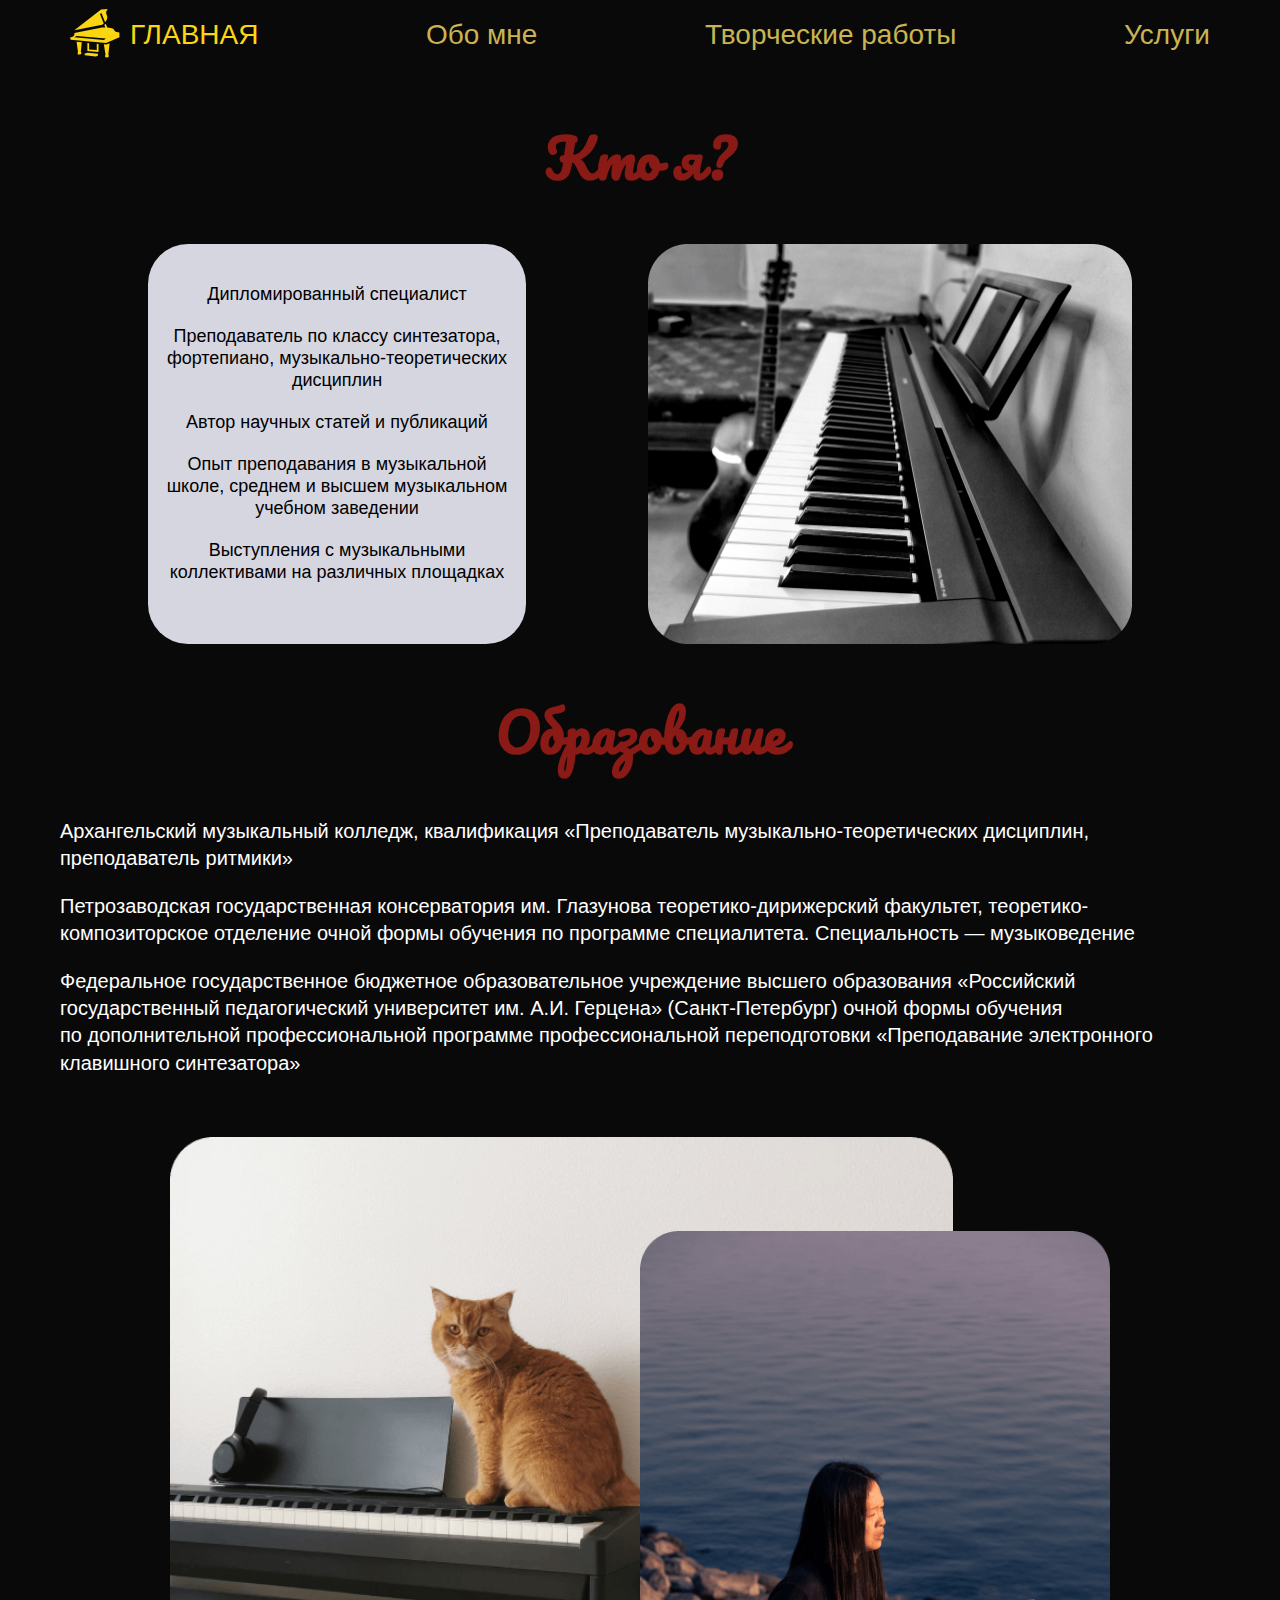
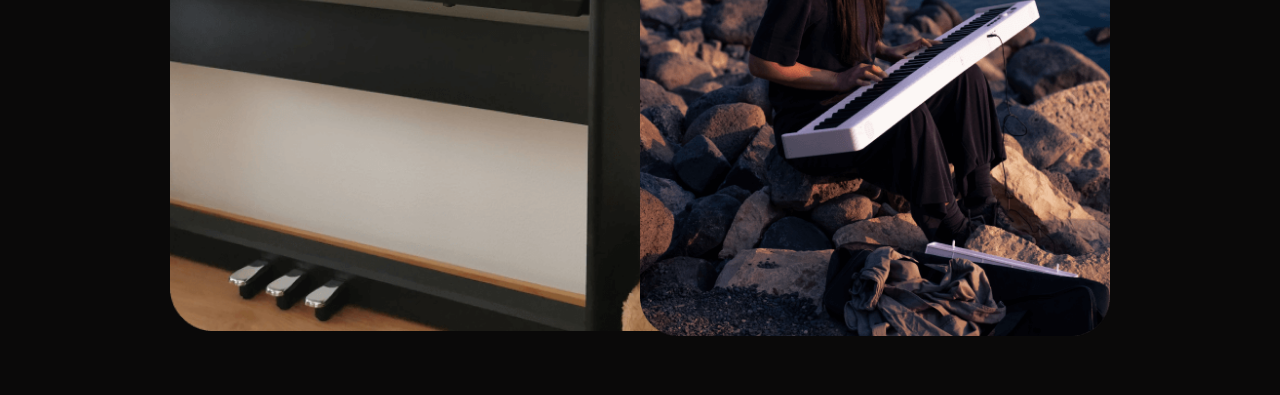
<file: about/index.html>
<!DOCTYPE html>
<html lang="en">

<head>
    <meta charset="UTF-8">
    <meta http-equiv="X-UA-Compatible" content="IE=edge">
    <meta name="viewport" content="width=device-width, initial-scale=1.0">
    <title>Обо мне</title>
    <link rel="stylesheet" href="./style.css">
    <link rel="stylesheet" href="../header-nav/header-nav.css">
    <link rel="stylesheet" href="../popup-munu/popup-menu.css">
</head>

<body class="page">
    <div class="page_container">
        <header class="header">
            <div class="header__container">
                <nav class="header_nav">
                    <div class="header__container-menu">
                        <button type="button" class="button-menu"><img class="img-menu" src="../images/icon/burger.png"
                                alt="иконка меню" /></button>
                        <a class="header_link-main" href="../index.html"><img class="header_img-piano"
                                src="../images/icon/header-piano.svg" alt="Главная страница" /></a>
                    </div>
                    <ul class="header_list">
                        <li class="header_list-item header_list-item_title"><a href="../index.html">Главная</a></li>

                        <li class="header_list-item"> <a href="./index.html">Обо мне</a></li>

                        <li class="header_list-item"><a href="../create/index.html">Творческие работы</a></li>

                        <li class="header_list-item"><a href="../services/index.html">Услуги</a></li>
                    </ul>
                </nav>
            </div>
        </header>
        <main class="main-about">
            <section>
                <h2 class="main-about__title main-about__title_margin">Кто я?</h2>
                <div class="main-about__inform">
                    <div class="main-about__info">
                        <ul class="main-about__list-items">
                            <li>Дипломированный специалист</li>
                            <li>Преподаватель по классу синтезатора, фортепиано, музыкально-теоретических дисциплин</li>
                            <li>Автор научных статей и публикаций</li>
                            <li>Опыт преподавания в музыкальной школе, среднем и высшем музыкальном учебном заведении
                            </li>
                            <li>Выступления с музыкальными коллективами на различных площадках</li>
                        </ul>
                    </div>
                    <img class="main-about__img" src="../images/image/about-main-info.png" alt="картинка синтезатора">
                </div>
            </section>
            <section>
                <h2 class="main-about__education">Образование</h2>
                <ul class="main-about__list-item">
                    <li> <a href="https://arhmuz.ru/" target="_blank">Архангельский музыкальный колледж, квалификация
                            &laquo;Преподаватель
                            музыкально-теоретических
                            дисциплин, преподаватель ритмики&raquo;</a></li>
                    <li><a href="https://glazunovcons.ru/" target="_blank">Петрозаводская государственная
                            консерватория&nbsp;им.
                            Глазунова теоретико-дирижерский
                            факультет,
                            теоретико-композиторское отделение очной формы обучения по&nbsp;программе специалитета.
                            Специальность&nbsp;&mdash; музыковедение</a></li>

                    <li><a href="https://gorbunova.herzen.spb.ru/" target="_blank">Федеральное государственное бюджетное
                            образовательное
                            учреждение высшего образования
                            &laquo;Российский государственный педагогический университет&nbsp;им. А.И. Герцена&raquo;
                            (Санкт-Петербург) очной формы обучения по&nbsp;дополнительной профессиональной программе
                            профессиональной переподготовки &laquo;Преподавание электронного клавишного
                            синтезатора&raquo;</a>
                    </li>
                </ul>
            </section>
            <section>
                <div class="sint-grid-container">
                    <div class="grid-item__cat">
                        <img class="cat" src="../images/image/about-main-photo-cat.png" alt="фото фортепиано с котом">
                    </div>
                    <div class="grid-item__sea">
                        <img class="sea" src="../images/image/about-main-photo-sea.png"
                            alt="фото с синтезатором на море">
                    </div>
                </div>
            </section>
        </main>
    </div>
    <div class="popup hidden">
        <div class="popup_burger">
            <div class="popup_burger__container">
                <ul class="popup_burger__list">
                    <li><a href="../index.html">Главная</a></li>
                    <li><a href="./index.html">Обо мне</a></li>
                    <li><a href="../create/index.html">Творческие работы</a></li>
                    <li> <a href="../services/index.html">Услуги</a></li>
                </ul>
                <button type="button" class="popup_burger__button-close"></button>
            </div>
        </div>
    </div>
    <script src="../script.js"></script>
</body>

</html>
</file>
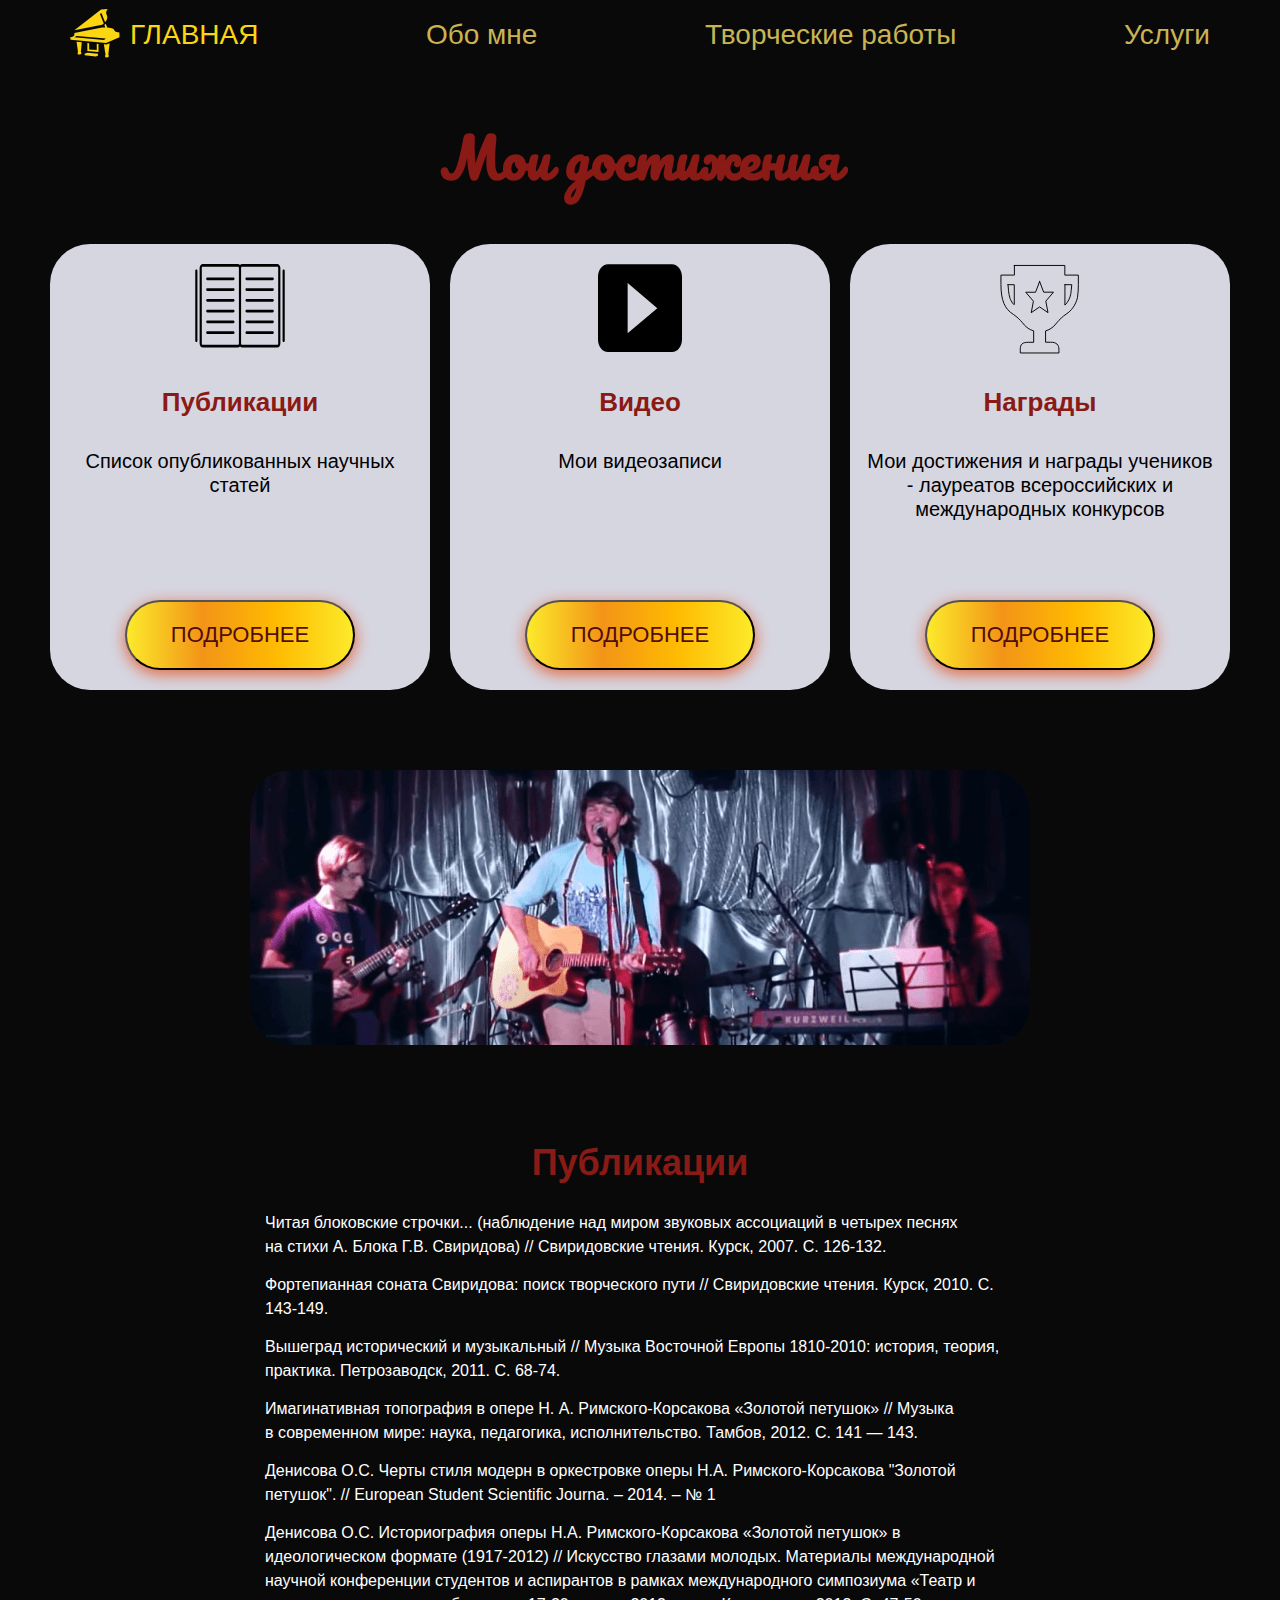
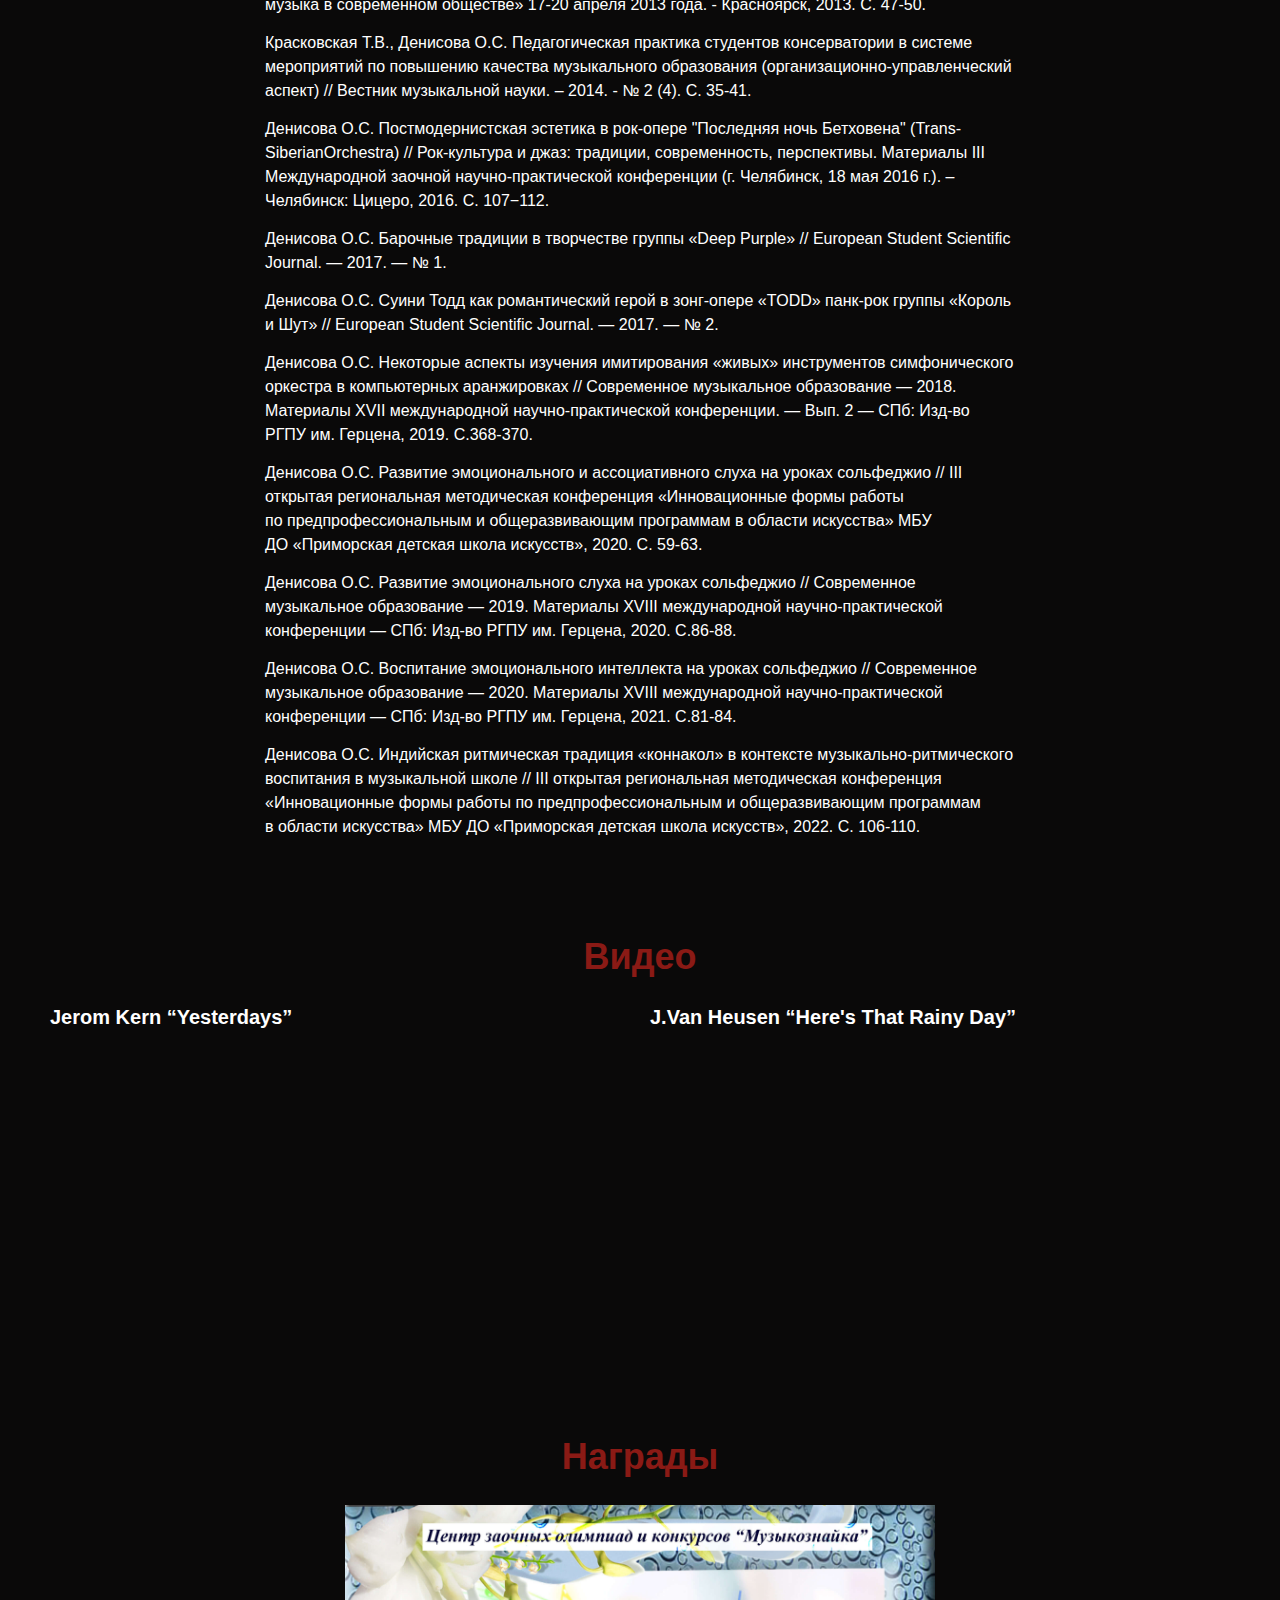
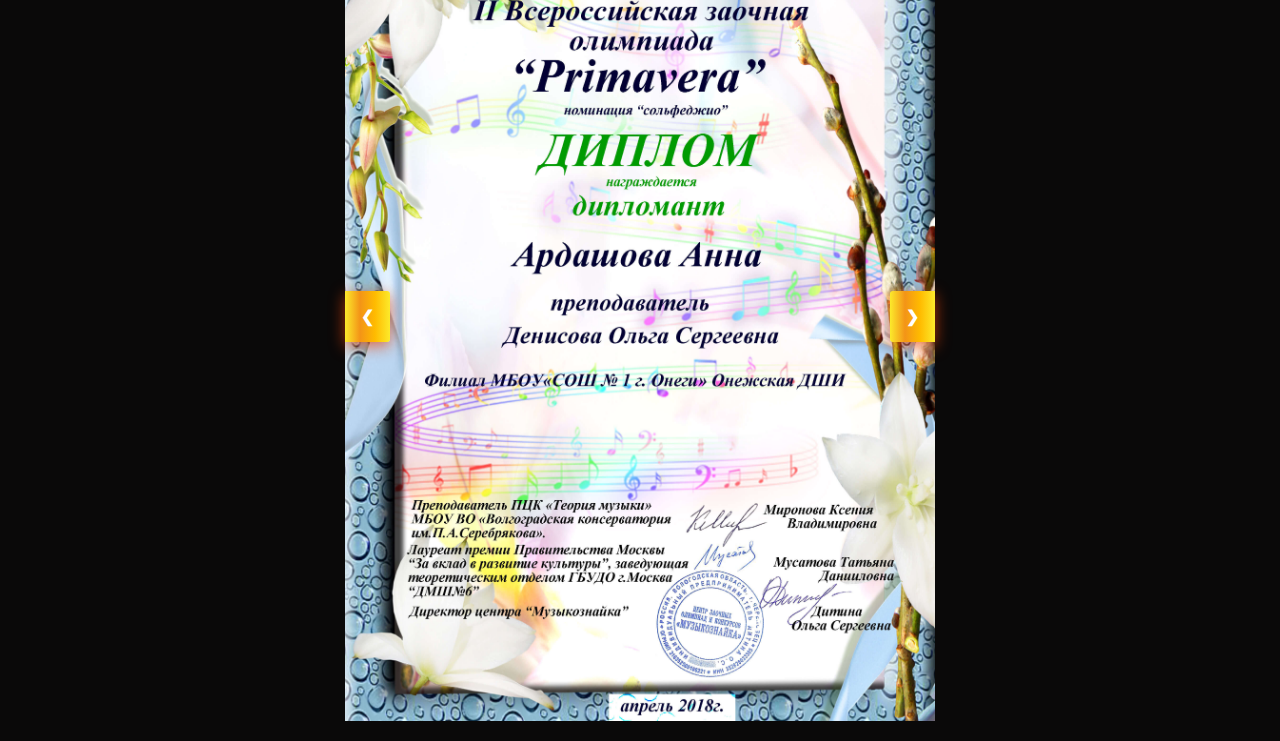
<file: create/index.html>
<!DOCTYPE html>
<html lang="en">

<head>
    <meta charset="UTF-8">
    <meta http-equiv="X-UA-Compatible" content="IE=edge">
    <meta name="viewport" content="width=device-width, initial-scale=1.0">
    <title>Творческие работы</title>
    <link rel="stylesheet" href="./style.css">
    <link rel="stylesheet" href="../header-nav/header-nav.css">
    <link rel="stylesheet" href="../popup-munu/popup-menu.css">
</head>

<body class="page">
    <div class="page_container">
        <header class="header">
            <div class="header__container">
                <nav class="header_nav">
                    <div class="header__container-menu">
                        <button type="button" class="button-menu"><img class="img-menu" src="../images/icon/burger.png"
                                alt="иконка меню" /></button>
                        <a class="header_link-main" href="../index.html"><img class="header_img-piano"
                                src="../images/icon/header-piano.svg" alt="Главная страница" /></a>
                    </div>
                    <ul class="header_list">
                        <li class="header_list-item header_list-item_title"><a href="../index.html">Главная</a></li>
                        <li class="header_list-item"><a href="../about/index.html">Обо мне</a></li>
                        <li class="header_list-item"><a href="../create/index.html">Творческие работы</a></li>
                        <li class="header_list-item"><a href="../services/index.html">Услуги</a></li>
                    </ul>
                </nav>
            </div>
        </header>
        <main>
            <section class="achievement">
                <h2 class="achievement_title">Мои достижения</h2>
                <div class="achievement__container">
                    <div class="achievement__card">
                        <div class="achievement__publicitions"></div>
                        <h4 class="achievement__subtitle">Публикации</h4>
                        <p class="achievement__about">Список опубликованных научных статей</p>
                        <form style="display: inline" action="#publicitions" method="get">
                            <button type="submit" class="achievement__button">Подробнее</button>
                        </form>
                    </div>
                    <div class="achievement__card">
                        <div class="achievement__play"></div>
                        <h4 class="achievement__subtitle">Видео</h4>
                        <p class="achievement__about">Мои видеозаписи</p>
                        <form style="display: inline" action="#play" method="get">
                            <button type="submit" class="achievement__button">Подробнее</button>
                        </form>
                    </div>
                    <div class="achievement__card">
                        <div class="achievement__awards"></div>
                        <h4 class="achievement__subtitle">Награды</h4>
                        <p class="achievement__about">Мои достижения и награды учеников - лауреатов всероссийских и
                            международных конкурсов</p>
                        <form style="display: inline" action="#awards" method="get">
                            <button type="submit" class="achievement__button">Подробнее</button>
                        </form>
                    </div>
                </div>
                <img class="achievement__photo" src="../images/image/create-main.png" alt="фотография на концерте">
            </section>
            <section class="publications" id="publicitions">
                <h3 class="publications__title">Публикации</h3>
                <div class="publications__all">
                    <div class="publications__container">
                        <ul class="publications__list">
                            <li>Читая блоковские строчки... (наблюдение над миром звуковых ассоциаций в&nbsp;четырех
                                песнях
                                на&nbsp;стихи А.&nbsp;Блока Г.В. Свиридова) // Свиридовские чтения. Курск, 2007. С.
                                126-132.
                            </li>
                            <li>Фортепианная соната Свиридова: поиск творческого пути // Свиридовские чтения. Курск,
                                2010.
                                С. 143-149.</li>
                            <li>Вышеград исторический и&nbsp;музыкальный // Музыка Восточной Европы 1810-2010: история,
                                теория, практика. Петрозаводск, 2011. С. 68-74.</li>
                            <li>Имагинативная топография в&nbsp;опере Н.&nbsp;А.&nbsp;Римского-Корсакова &laquo;Золотой
                                петушок&raquo; // Музыка в&nbsp;современном мире: наука, педагогика, исполнительство.
                                Тамбов, 2012. С. 141&nbsp;&mdash; 143.</li>
                            <li>
                                <a href="https://sjes.esrae.ru/ru/article/view?id=206" target="_blank">Денисова О.С.
                                    Черты стиля модерн
                                    в
                                    оркестровке оперы Н.А. Римского-Корсакова "Золотой петушок". // European Student
                                    Scientific Journa. – 2014. – № 1</a>
                            </li>
                            <li>Денисова О.С. Историография оперы Н.А. Римского-Корсакова «Золотой петушок» в
                                идеологическом
                                формате (1917-2012) // Искусство глазами молодых. Материалы международной научной
                                конференции студентов и аспирантов в рамках международного симпозиума «Театр и музыка в
                                современном обществе» 17-20 апреля 2013 года. - Красноярск, 2013. С. 47-50.</li>
                            <li>
                                <a href="https://vestnik.nsglinka.ru/&journal_page=archive&id=5"
                                    target="_blank">Красковская Т.В.,
                                    Денисова
                                    О.С. Педагогическая практика студентов консерватории в системе мероприятий по
                                    повышению
                                    качества музыкального образования (организационно-управленческий аспект) // Вестник
                                    музыкальной науки. – 2014. - № 2 (4). С. 35-41.</a>
                            </li>
                            <li>Денисова О.С. Постмодернистская эстетика в рок-опере "Последняя ночь Бетховена"
                                (Trans-SiberianOrchestra) // Рок-культура и джаз: традиции, современность, перспективы.
                                Материалы III Международной заочной научно-практической конференции (г. Челябинск, 18
                                мая
                                2016 г.). – Челябинск: Цицеро, 2016. С. 107−112.</li>
                            <li>
                                <a href="https://sjes.esrae.ru/ru/article/view?id=402" target="_blank">Денисова О.С.
                                    Барочные традиции
                                    в&nbsp;творчестве группы &laquo;Deep Purple&raquo; //
                                    European Student Scientific Journal.
                                    &mdash;&nbsp;2017. &mdash;&nbsp;&#8470;&nbsp;1.</a>
                            </li>
                            <li>
                                <a href="https://sjes.esrae.ru/ru/article/view?id=417" target="_blank">Денисова О.С.
                                    Суини Тодд как
                                    романтический герой в&nbsp;зонг-опере &laquo;TODD&raquo; панк-рок группы
                                    &laquo;Король
                                    и&nbsp;Шут&raquo; // European Student Scientific Journal. &mdash;&nbsp;2017.
                                    &mdash;&nbsp;&#8470;&nbsp;2.</a>
                            </li>
                            <li>Денисова О.С. Некоторые аспекты изучения имитирования &laquo;живых&raquo; инструментов
                                симфонического оркестра в&nbsp;компьютерных аранжировках // Современное музыкальное
                                образование&nbsp;&mdash; 2018. Материалы XVII международной научно-практической
                                конференции.
                                &mdash;&nbsp;Вып.&nbsp;2&nbsp;&mdash; СПб: Изд-во РГПУ им. Герцена, 2019. С.368-370.
                            </li>
                            <li>
                                <a href="https://primdshi.ru/6413/" target="_blank">Денисова О.С. Развитие
                                    эмоционального и&nbsp;ассоциативного слуха на&nbsp;уроках сольфеджио // III открытая
                                    региональная методическая конференция &laquo;Инновационные формы работы
                                    по&nbsp;предпрофессиональным и&nbsp;общеразвивающим программам в&nbsp;области
                                    искусства&raquo; МБУ ДО&nbsp;&laquo;Приморская детская школа искусств&raquo;,
                                    2020. С. 59-63.</a>
                            </li>
                            <li>Денисова О.С. Развитие эмоционального слуха на&nbsp;уроках сольфеджио // Современное
                                музыкальное образование&nbsp;&mdash; 2019. Материалы XVIII международной
                                научно-практической
                                конференции&nbsp;&mdash; СПб: Изд-во РГПУ им. Герцена, 2020. С.86-88.</li>
                            <li>Денисова О.С. Воспитание эмоционального интеллекта на&nbsp;уроках сольфеджио //
                                Современное
                                музыкальное образование&nbsp;&mdash; 2020. Материалы XVIII международной
                                научно-практической
                                конференции&nbsp;&mdash; СПб: Изд-во РГПУ им. Герцена, 2021. С.81-84.</li>
                            <li>
                                <a href="https://primdshi.ru/6413/" target="_blank">Денисова О.С. Индийская ритмическая
                                    традиция
                                    &laquo;коннакол&raquo;
                                    в&nbsp;контексте музыкально-ритмического воспитания в&nbsp;музыкальной школе //
                                    III открытая региональная методическая конференция &laquo;Инновационные формы работы
                                    по&nbsp;предпрофессиональным и&nbsp;общеразвивающим программам в&nbsp;области
                                    искусства&raquo; МБУ ДО&nbsp;&laquo;Приморская детская школа искусств&raquo;, 2022.
                                    C.
                                    106-110.</a>
                            </li>
                        </ul>
                    </div>
                </div>
            </section>
            <section class="video" id="play">
                <h3 class="video__title">Видео</h3>
                <div class="video__container">
                    <figure class="video__figure">
                        <figcaption class="video__figure__title"> Jerom Kern “Yesterdays”</figcaption>
                        <iframe style="width: 100%; height: 100%; border: 0px"
                            src="https://www.youtube.com/embed/d7sKo-ZF5MY" title="YouTube video player"
                            allow="accelerometer; autoplay; clipboard-write; encrypted-media; gyroscope; picture-in-picture; web-share"
                            allowfullscreen></iframe>
                    </figure>
                    <figure class="video__figure">
                        <figcaption class="video__figure__title">J.Van Heusen “Here's That Rainy Day”</figcaption>
                        <iframe style="width: 100%; height: 100%; border: 0px"
                            src="https://www.youtube.com/embed/BjROiigE8f0" title="YouTube video player"
                            allow="accelerometer; autoplay; clipboard-write; encrypted-media; gyroscope; picture-in-picture; web-share"
                            allowfullscreen></iframe>
                    </figure>
                </div>
            </section>
            <section id="awards">
                <h3 class="awards__title">Награды</h3>
                <div class="slider">
                    <div class="item">
                        <img src="../images/slider/1.jpg" alt="грамота">
                    </div>
                    <div class="item">
                        <img src="../images/slider/2.jpg" alt="грамота">
                    </div>
                    <div class="item">
                        <img src="../images/slider/3.jpg" alt="грамота">
                    </div>
                    <div class="item">
                        <img src="../images/slider/4.jpg" alt="грамота">
                    </div>
                    <div class="item">
                        <img src="../images/slider/5.jpg" alt="грамота">
                    </div>
                    <div class="item">
                        <img src="../images/slider/6.jpg" alt="грамота">
                    </div>
                    <div class="item">
                        <img src="../images/slider/7.jpg" alt="грамота">
                    </div>
                    <div class="item">
                        <img src="../images/slider/8.jpg" alt="грамота">
                    </div>
                    <div class="item">
                        <img src="../images/slider/9.jpg" alt="грамота">
                    </div>
                    <div class="item">
                        <img src="../images/slider/10.jpg" alt="грамота">
                    </div>
                    <div class="item">
                        <img src="../images/slider/11.jpg" alt="грамота">
                    </div>
                    <div class="item">
                        <img src="../images/slider/12.jpg" alt="грамота">
                    </div>
                    <div class="item">
                        <img src="../images/slider/13.jpg" alt="грамота">
                    </div>
                    <div class="item">
                        <img src="../images/slider/14.jpg" alt="грамота">
                    </div>
                    <div class="item">
                        <img src="../images/slider/15.jpg" alt="грамота">
                    </div>
                    <div class="item">
                        <img src="../images/slider/16.jpg" alt="грамота">
                    </div>
                    <div class="item">
                        <img src="../images/slider/17.jpg" alt="грамота">
                    </div>
                    <div class="item">
                        <img src="../images/slider/18.jpg" alt="грамота">
                    </div>
                    <div class="item">
                        <img src="../images/slider/19.jpg" alt="грамота">
                    </div>
                    <div class="item">
                        <img src="../images/slider/20.jpg" alt="грамота">
                    </div>
                    <div class="item">
                        <img src="../images/slider/21.jpg" alt="грамота">
                    </div>
                    <div class="item">
                        <img src="../images/slider/22.jpg" alt="грамота">
                    </div>
                    <div class="item">
                        <img src="../images/slider/23.jpg" alt="грамота">
                    </div>
                    <div class="item">
                        <img src="../images/slider/24.jpg" alt="грамота">
                    </div>
                    <div class="item">
                        <img src="../images/slider/25.jpg" alt="грамота">
                    </div>
                    <div class="item">
                        <img src="../images/slider/26.jpg" alt="грамота">
                    </div>
                    <div class="item">
                        <img src="../images/slider/27.jpg" alt="грамота">
                    </div>
                    <div class="item">
                        <img src="../images/slider/28.jpg" alt="грамота">
                    </div>
                    <div class="item">
                        <img src="../images/slider/29.jpg" alt="грамота">
                    </div>
                    <div class="item">
                        <img src="../images/slider/30.jpg" alt="грамота">
                    </div>
                    <div class="item">
                        <img src="../images/slider/31.jpg" alt="грамота">
                    </div>
                    <div class="item">
                        <img src="../images/slider/32.jpg" alt="грамота">
                    </div>
                    <div class="item">
                        <img src="../images/slider/33.jpg" alt="грамота">
                    </div>
                    <div class="item">
                        <img src="../images/slider/34.jpg" alt="грамота">
                    </div>
                    <div class="item">
                        <img src="../images/slider/35.jpg" alt="грамота">
                    </div>
                    <div class="item">
                        <img src="../images/slider/36.jpg" alt="грамота">
                    </div>
                    <div class="item">
                        <img src="../images/slider/37.jpg" alt="грамота">
                    </div>
                    <div class="item">
                        <img src="../images/slider/38.jpg" alt="грамота">
                    </div>
                    <div class="item">
                        <img src="../images/slider/39.jpg" alt="грамота">
                    </div>
                    <div class="item">
                        <img src="../images/slider/40.jpg" alt="грамота">
                    </div>
                    <div class="item">
                        <img src="../images/slider/41.jpg" alt="грамота">
                    </div>
                    <div class="item">
                        <img src="../images/slider/42.jpg" alt="грамота">
                    </div>
                    <div class="item">
                        <img src="../images/slider/43.jpg" alt="грамота">
                    </div>
                    <div class="item">
                        <img src="../images/slider/44.jpg" alt="грамота">
                    </div>
                    <div class="item">
                        <img src="../images/slider/45.jpg" alt="грамота">
                    </div>
                    <div class="item">
                        <img src="../images/slider/46.jpg" alt="грамота">
                    </div>
                    <div class="item">
                        <img src="../images/slider/47.jpg" alt="грамота">
                    </div>
                    <div class="item">
                        <img src="../images/slider/48.jpg" alt="грамота">
                    </div>
                    <div class="item">
                        <img src="../images/slider/49.jpg" alt="грамота">
                    </div>
                    <div class="item">
                        <img src="../images/slider/50.jpg" alt="грамота">
                    </div>
                    <div class="item">
                        <img src="../images/slider/51.jpg" alt="грамота">
                    </div>
                    <div class="item">
                        <img src="../images/slider/52.jpg" alt="грамота">
                    </div>
                    <div class="item">
                        <img src="../images/slider/53.jpg" alt="грамота">
                    </div>
                    <div class="item">
                        <img src="../images/slider/54.jpg" alt="грамота">
                    </div>
                    <div class="item">
                        <img src="../images/slider/55.jpg" alt="грамота">
                    </div>
                    <div class="item">
                        <img src="../images/slider/56.jpg" alt="грамота">
                    </div>

                    <!-- Кнопки-стрелочки -->
                    <a class="previous" onclick="previousSlide()">&#10094;</a>
                    <a class="next" onclick="nextSlide()">&#10095;</a>
                </div>
            </section>
        </main>
    </div>
    <div class="popup hidden">
        <div class="popup_burger">
            <div class="popup_burger__container">
                <ul class="popup_burger__list">
                    <li><a href="../index.html">Главная</a></li>
                    <li><a href="../about/index.html">Обо мне</a></li>
                    <li><a href="./index.html">Творческие работы</a></li>
                    <li> <a href="../services/index.html">Услуги</a></li>
                </ul>
                <button type="button" class="popup_burger__button-close"></button>
            </div>
        </div>
    </div>
    <script src="../script.js"></script>
    <script src="./script.js"></script>
</body>

</html>
</file>
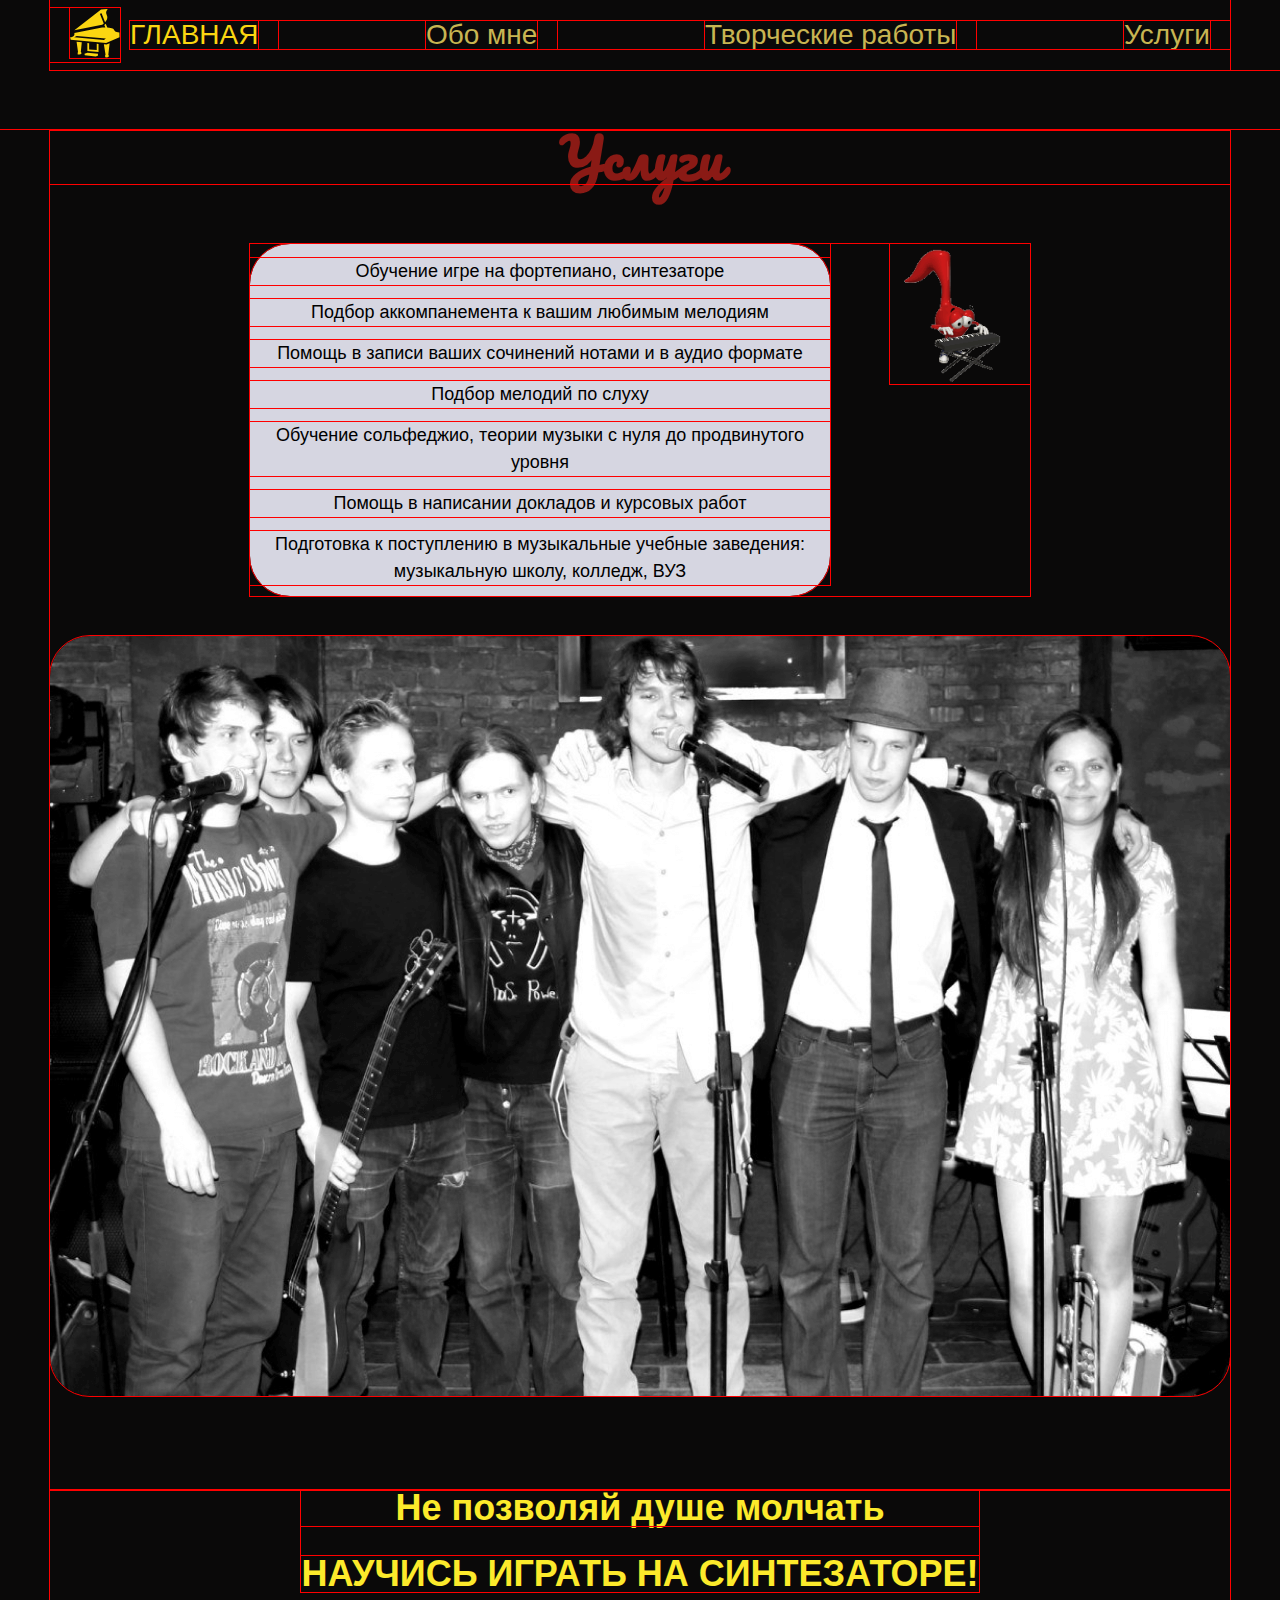
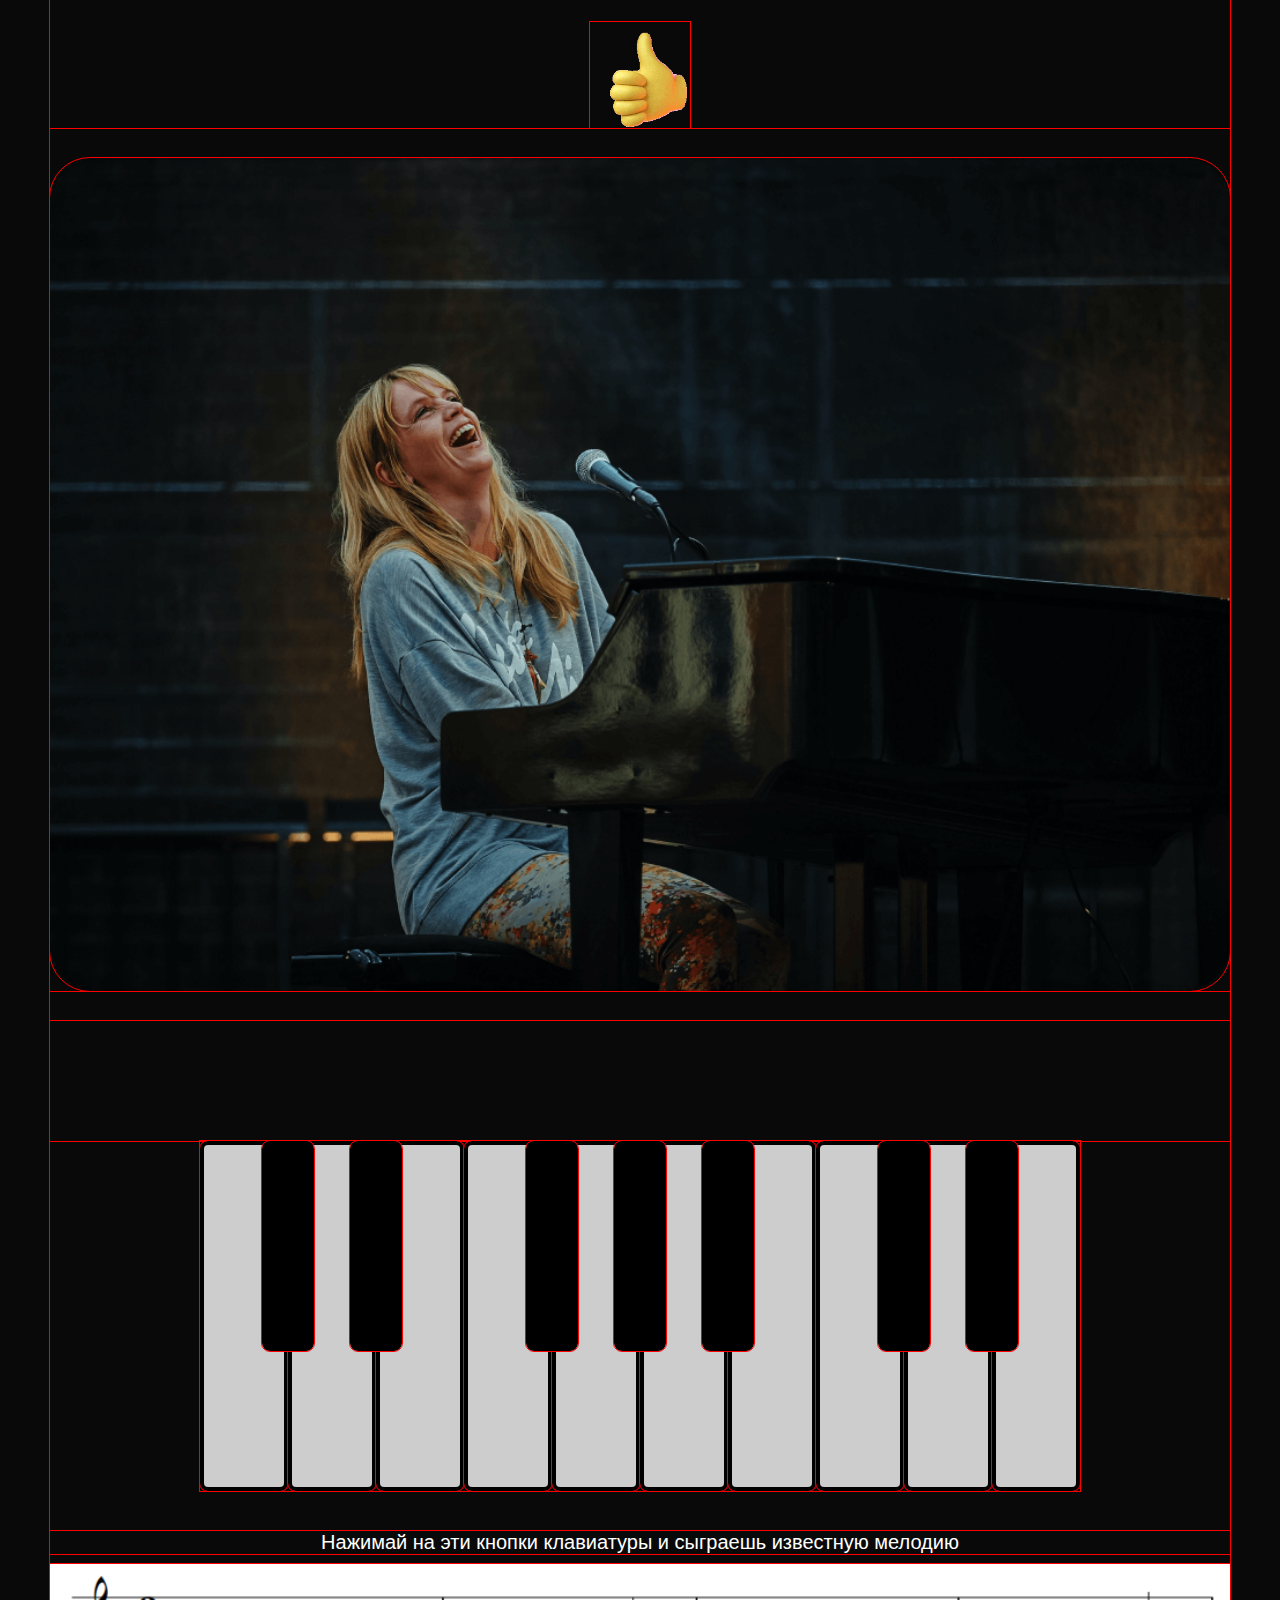
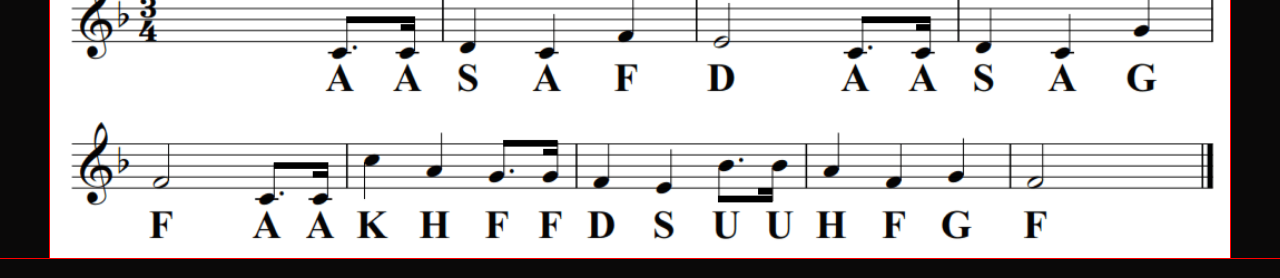
<file: services/index.html>
<!DOCTYPE html>
<html lang="en">

<head>
    <meta charset="UTF-8">
    <meta http-equiv="X-UA-Compatible" content="IE=edge">
    <meta name="viewport" content="width=device-width, initial-scale=1.0">
    <title>Услуги</title>
    <link rel="stylesheet" href="./style.css">
    <link rel="stylesheet" href="../header-nav.css">
</head>

<body class="page">
    <div class="page_container">
        <header class="header">
            <div class="header__container">
                <nav class="header_nav">
                    <a class="header_link-main" href="../index.html"><img class="header_img-piano"
                            src="../images/icon/header-piano.svg" alt="Главная страница" /></a>
                    <ul class="header_list">
                        <a href="../index.html">
                            <li class="header_list-item header_list-item_title">Главная</li>
                        </a>
                        <a href="../about/index.html">
                            <li class="header_list-item">Обо мне</li>
                        </a>
                        <a href="../create/index.html">
                            <li class="header_list-item">Творческие работы</li>
                        </a>
                        <a href="../services/index.html">
                            <li class="header_list-item">Услуги</li>
                        </a>
                    </ul>
                </nav>
            </div>
        </header>
        <main class="services">
            <section class="services__education">
                <h2 class="services__title">Услуги</h2>
                <div class="services__description">
                    <div class="services__card">
                        <ul class="services__list">
                            <li>Обучение игре на&nbsp;фортепиано, синтезаторе</li>
                            <li>Подбор аккомпанемента к&nbsp;вашим любимым мелодиям</li>
                            <li>Помощь в&nbsp;записи ваших сочинений
                                нотами и&nbsp;в&nbsp;аудио формате</li>
                            <li>Подбор мелодий по&nbsp;слуху</li>
                            <li>Обучение сольфеджио, теории музыки
                                с&nbsp;нуля до&nbsp;продвинутого уровня</li>
                            <li>Помощь в&nbsp;написании докладов и&nbsp;курсовых работ</li>
                            <li>Подготовка к&nbsp;поступлению в&nbsp;музыкальные учебные заведения: музыкальную школу,
                                колледж, ВУЗ</li>
                        </ul>
                    </div>
                    <img class="services__img-gif" src="../images/gif/animal-piano.gif"
                        alt="зверек играет на синтезаторе">
                </div>
                <img class="services__img-photo" src="../images/image/services-main-photo.png"
                    alt="фотография на концерте">
            </section>
            <section class="services-learn">
                <div class="services-learn__container">
                    <div class="services-learn__name">
                        <h4 class="services-learn__subtitle">Не позволяй душе молчать</h4>
                        <h3 class="services-learn__title">Научись играть на синтезаторе!</h3>
                    </div>
                    <img class="services-learn__gif-trumbs" src="../images/gif/thumbs-up.gif" alt="гифка палец вверх">
                </div>
                <img class="services-learn__img-play" src="../images/image/services-main-photo-learn.png" alt="">
            </section>

            <section>
                <!-- сюда будем выводить название ноты, клавишу которой мы нажали-->
                <div class="nowplaying"></div>

                <!-- блок с клавишами -->
                <div class="keys">
                    <!-- структура такая: код на клавиатуре → название класса → название ноты → текст подсказки -->
                    <div data-key="65" class="key" data-note="C">
                        <span class="hints">A</span>
                    </div>
                    <div data-key="87" class="key sharp" data-note="C#">
                        <span class="hints">W</span>
                    </div>
                    <div data-key="83" class="key" data-note="D">
                        <span class="hints">S</span>
                    </div>
                    <div data-key="69" class="key sharp" data-note="D#">
                        <span class="hints">E</span>
                    </div>
                    <div data-key="68" class="key" data-note="E">
                        <span class="hints">D</span>
                    </div>
                    <div data-key="70" class="key" data-note="F">
                        <span class="hints">F</span>
                    </div>
                    <div data-key="84" class="key sharp" data-note="F#">
                        <span class="hints">T</span>
                    </div>
                    <div data-key="71" class="key" data-note="G">
                        <span class="hints">G</span>
                    </div>
                    <div data-key="89" class="key sharp" data-note="G#">
                        <span class="hints">Y</span>
                    </div>
                    <div data-key="72" class="key" data-note="A">
                        <span class="hints">H</span>
                    </div>
                    <div data-key="85" class="key sharp" data-note="A#">
                        <span class="hints">U</span>
                    </div>
                    <div data-key="74" class="key" data-note="B">
                        <span class="hints">J</span>
                    </div>
                    <div data-key="75" class="key" data-note="C">
                        <span class="hints">K</span>
                    </div>
                    <div data-key="79" class="key sharp" data-note="C#">
                        <span class="hints">O</span>
                    </div>
                    <div data-key="76" class="key" data-note="D">
                        <span class="hints">L</span>
                    </div>
                    <div data-key="80" class="key sharp" data-note="D#">
                        <span class="hints">P</span>
                    </div>
                    <div data-key="186" class="key" data-note="E">
                        <span class="hints">;</span>
                    </div>
                </div>

                <!-- аудиофайлы, каждый из них отвечает за свою ноту -->
                <audio data-key="65" src="../audio/040.wav"></audio>
                <audio data-key="87" src="../audio/041.wav"></audio>
                <audio data-key="83" src="../audio/042.wav"></audio>
                <audio data-key="69" src="../audio/043.wav"></audio>
                <audio data-key="68" src="../audio/044.wav"></audio>
                <audio data-key="70" src="../audio/045.wav"></audio>
                <audio data-key="84" src="../audio/046.wav"></audio>
                <audio data-key="71" src="../audio/047.wav"></audio>
                <audio data-key="89" src="../audio/048.wav"></audio>
                <audio data-key="72" src="../audio/049.wav"></audio>
                <audio data-key="85" src="../audio/050.wav"></audio>
                <audio data-key="74" src="../audio/051.wav"></audio>
                <audio data-key="75" src="../audio/052.wav"></audio>
                <audio data-key="79" src="../audio/053.wav"></audio>
                <audio data-key="76" src="../audio/054.wav"></audio>
                <audio data-key="80" src="../audio/055.wav"></audio>
                <audio data-key="186" src="../audio/056.wav"></audio>
                <p class="keys__title">Нажимай на эти кнопки клавиатуры и сыграешь известную мелодию</p>
                <img class="keys__melodia" src="../images/image/services_melodia.png" alt="ноты мелодии">
            </section>
        </main>
    </div>
    <script src="./script.js"></script>
</body>

</html>
</file>
<file: about/style.css>
@import '../vendor/fonts/fonts.css';

.header_img-piano {
  height: 50px;
  width: 50px;
}

a {
  text-decoration: none;
}

a .header_list-item:hover {
  cursor: pointer;
  opacity: 0.6;
  text-decoration: underline;
}

a .header_list-item:active {
  cursor: pointer;
  opacity: 0.6;
  text-decoration: underline;
}

.header_img-piano:hover {
  filter: invert(48%) sepia(79%) saturate(2476%) hue-rotate(360deg)
    brightness(118%) contrast(119%);
  border: none;
}

.header_img-piano:active {
  filter: invert(48%) sepia(79%) saturate(2476%) hue-rotate(360deg)
    brightness(118%) contrast(119%);
  border: none;
}

.main-about__title,
.main-about__education {
  font-family: 'Pacifico', Arial, sans-serif;
  font-size: 54px;
  line-height: 1;
  color: #8a1a15;
  margin: 60px 0;
  text-align: center;
  padding: 0;
}

.main-about__title_margin {
  margin-top: 130px;
}

.main-about__info {
  width: 378px;
  height: 400px;
  background-color: #d6d6e1;
  border-radius: 40px;
  display: flex;
  align-items: center;
}

.main-about__list-items {
  font-size: 18px;
  line-height: 1.22;
  color: #000;
  list-style: none;
  text-align: center;
  padding: 0;
  margin: 10px;
}

.main-about__list-items li {
  margin-bottom: 20px;
}

.main-about__list-item a {
  color: #fff;
}

.main-about__list-item a:hover {
  opacity: 0.6;
  cursor: pointer;
}

.main-about__list-item a:active {
  opacity: 0.6;
  cursor: pointer;
}

.main-about__img {
  width: 484px;
  height: 400px;
}

.main-about__inform {
  max-width: 984px;
  display: flex;
  justify-content: space-between;
  margin: 0 auto;
  gap: 20px;
}

.main-about__list-item {
  font-size: 20px;
  line-height: 1.37;
  color: #fff;
  list-style: none;
  padding: 0 10px;
}

.main-about__list-item li {
  margin-bottom: 20px;
}

.sint-grid-container {
  display: grid;
  grid-template-columns: repeat(12, 1fr);
  max-width: 940px;
  margin: 60px auto;
  position: relative;
}

.grid-item__sea {
  border-radius: 40px;
  grid-column: 7 / -1;
  grid-row: 1;
  padding-top: 20%;
  z-index: 1;
  position: absolute;
}

.grid-item__cat {
  grid-column: 1 / span 10;
  grid-row: 1;
}

.sea,
.cat {
  width: 100%;
}

@media screen and (max-width: 1023px) {
  .main-about__inform {
    margin: 0 10px;
  }
}

@media screen and (max-width: 960px) {
  .sint-grid-container {
    margin-right: 10px;
    margin-left: 10px;
  }
}

@media screen and (max-width: 858px) {
  .main-about__list-items {
    font-size: 16px;
  }

  .main-about__list-items li {
    margin-bottom: 14px;
  }
}

@media screen and (max-width: 780px) {
  .main-about__list-items {
    font-size: 14px;
  }

  .main-about__list-items li {
    margin-bottom: 10px;
  }
}

@media screen and (max-width: 716px) {
  .main-about__inform {
    flex-direction: column;
    align-items: center;
  }

  .main-about__list-item {
    font-size: 18px;
  }

  .main-about__list-items {
    font-size: 18px;
  }

  .main-about__title,
  .main-about__education {
    font-size: 50px;
    margin: 20px 0;
  }

  .main-about__title_margin {
    margin-top: 70px;
  }

  .main-about__inform {
    gap: 10px;
  }

  .sint-grid-container {
    margin-top: 20px;
    margin-bottom: 30px;
  }
}

@media screen and (max-width: 534px) {
  .main-about__img {
    width: 378px;
    object-fit: cover;
    border-radius: 40px;
  }
}

@media screen and (max-width: 438px) {
  .main-about__info {
    width: 290px;
  }

  .main-about__img {
    width: 290px;
  }

  .main-about__title,
  .main-about__education {
    font-size: 32px;
  }

  .main-about__list-item {
    font-size: 16px;
  }

  .main-about__list-item li {
    margin-bottom: 10px;
  }

  .main-about__list-items {
    font-size: 14px;
  }
}

@media screen and (max-width: 360px) {
  .main-about__list-item {
    font-size: 14px;
  }

  .main-about__info {
    height: 270px;
  }
}
</file>
<file: header-nav/header-nav.css>
/* * {
  outline: 1px solid red;
} */

body {
  cursor: url(../images/cursor/clef.cur), auto;
}

.page {
  font-family: 'Josefin Sans', Arial, sans-serif;
  margin: 0;
  background-color: #0a0909;
  color: #ffffff;
}

.page_container {
  min-width: 320px;
  max-width: 1180px;
  margin: 0 auto 20px;
}

.header_list {
  font-weight: normal;
  font-size: 28px;
  line-height: 1;
  list-style: none;
  width: 100%;
  display: flex;
  justify-content: space-between;
  padding: 0;
  margin-left: 10px;
}

.header_list-item a {
  color: #c8b552;
  margin-right: 20px;
}

.header_list-item_title a {
  text-transform: uppercase;
  color: #fbd611;
}

.header_nav {
  height: 70px;
  display: flex;
  justify-content: center;
  align-items: center;
  background-color: #0a0909;
  max-width: 1180px;
}

.header__container {
  position: fixed;
  top: 0;
  width: 100%;
  z-index: 4;
}

.header_img-piano {
  height: 50px;
  width: 50px;
  margin-left: 20px;
}

a {
  text-decoration: none;
}

.header_list-item a:hover {
  cursor: url(../images/cursor/piano.cur), auto;
  opacity: 0.6;
  text-decoration: underline;
}

.header_img-piano:hover {
  filter: invert(48%) sepia(79%) saturate(2476%) hue-rotate(360deg)
    brightness(118%) contrast(119%);
  border: none;
  cursor: url(../images/cursor/piano.cur), auto;
}

.button-menu {
  width: 30px;
  height: 30px;
  background-color: transparent;
  margin: 0;
  padding: 0;
  display: none;
}

.button-menu:hover {
  cursor: url(../images/cursor/piano.cur), auto;
  opacity: 0.6;
}

.img-menu {
  width: 30px;
  height: 30px;
  display: none;
}

.popup {
  position: fixed;
  top: 50px;
  z-index: 3;
}

.popup_burger {
  max-width: 1180px;
  width: 100vw;
  height: 100vh;
  background-color: #0a0909;
  display: flex;
  justify-content: center;
  align-items: center;
}

.popup_burger__container {
  width: 340px;
  height: 560px;
  background-color: #fff;
  display: flex;
  align-items: center;
  position: relative;
  border-radius: 20px;
}

@media screen and (max-width: 1023px) {
  .header_list {
    font-size: 26px;
  }
}

@media screen and (max-width: 766px) {
  .header_list {
    display: none;
  }

  .button-menu,
  .img-menu {
    display: block;
  }

  .header_img-piano {
    width: 30px;
    height: 30px;
    margin: 0;
  }

  .header__container-menu {
    display: flex;
    justify-content: space-between;
    width: 100%;
    margin: 0 10px;
  }

  .header_nav {
    height: 50px;
  }
}
</file>
<file: popup-munu/popup-menu.css>
.hidden {
  visibility: hidden;
}

.popup_burger__list {
  list-style: none;
  font-size: 30px;
  text-align: center;
  padding: 0;
  margin: 50% auto;
}

.popup_burger__list li {
  margin-bottom: 30px;
}

.popup_burger__list li a {
  color: #000;
}

.popup_burger__list li:hover {
  opacity: 0.6;
  cursor: pointer;
}

.popup_burger__list li:active {
  opacity: 0.6;
  cursor: pointer;
}

.popup_burger__button-close {
  background-image: url(../images/icon/popup-close.svg);
  width: 30px;
  height: 30px;
  background-size: contain;
  border: none;
  background-color: transparent;
  position: absolute;
  top: -34px;
  left: 344px;
}

@media screen and (max-width: 600px) {
  .popup_burger__container {
    width: 300px;
    height: 460px;
  }

  .popup_burger__list {
    font-size: 28px;
  }

  .popup_burger__button-close {
    width: 26px;
    height: 26px;
    top: -36px;
    left: 310px;
  }
}

@media screen and (max-width: 520px) {
  .popup_burger__container {
    width: 210px;
    height: 400px;
  }

  .popup_burger__list {
    font-size: 24px;
  }

  .popup_burger__button-close {
    width: 20px;
    height: 20px;
    top: -36px;
    left: 310px;
    top: -28px;
    left: 218px;
  }
}
</file>
<file: create/style.css>
@import '../vendor/fonts/fonts.css';

.achievement_title {
  font-family: 'Pacifico', Arial, sans-serif;
  font-size: 54px;
  line-height: 1;
  color: #8a1a15;
  margin: 130px 0 60px;
  text-align: center;
  padding: 0;
}

.achievement__card {
  width: 100%;
  height: 446px;
  background-color: #d6d6e1;
  border-radius: 40px;
  position: relative;
}

.achievement__container {
  max-width: 1180px;
  display: flex;
  gap: 20px;
  justify-content: space-between;
}

.achievement__publicitions {
  background-image: url(../images/icon/publications.svg);
  width: 90px;
  height: 90px;
  background-size: contain;
  background-repeat: no-repeat;
  margin: 20px auto 0;
}

.achievement__play {
  background-image: url(../images/icon/play.svg);
  width: 84px;
  height: 90px;
  background-size: contain;
  background-repeat: no-repeat;
  margin: 20px auto 0;
}

.achievement__awards {
  background-image: url(../images/icon/awards.svg);
  width: 80px;
  height: 90px;
  background-size: contain;
  background-repeat: no-repeat;
  margin: 20px auto 0;
}

.achievement__subtitle {
  font-size: 26px;
  line-height: 1;
  color: #8a1a15;
  font-weight: 700;
  text-align: center;
}

.achievement__about {
  font-size: 20px;
  line-height: 1.2;
  color: #000;
  text-align: center;
  padding: 0 16px;
}

.achievement__button {
  width: 230px;
  height: 70px;
  border-radius: 40px;
  font-size: 22px;
  line-height: 1;
  font-weight: 400;
  color: #510d0a;
  text-transform: uppercase;
  position: absolute;
  left: calc(50% - 115px);
  bottom: 20px;
  background-image: linear-gradient(
    to right,
    #fcea2b,
    #f39417,
    #ffbb00,
    #fcea2b
  );
  box-shadow: 0 4px 15px 0 rgba(229, 66, 10, 0.75);
  transition: all 0.4s ease-in-out;
}

.achievement__button:hover {
  cursor: pointer;
  background-position: 230px 10px;
  transition: all 0.4s ease-in-out;
}

.achievement__button:active {
  cursor: pointer;
  background-position: 230px 10px;
  transition: all 0.4s ease-in-out;
}

.achievement__photo {
  display: block;
  border-radius: 40px;
  margin: 80px auto 0;
}

.publications__title,
.video__title,
.awards__title {
  font-size: 36px;
  line-height: 1;
  color: #8a1a15;
  font-weight: 700;
  margin: 100px 0 30px;
  text-align: center;
}

.publications__all {
  max-width: 1180px;
}

.publications__list {
  font-size: 16px;
  line-height: 1.5;
  color: #fff;
  font-weight: 400;
  list-style: none;
  padding: 0;
}

li a {
  color: #fff;
}

li a:hover {
  cursor: pointer;
  opacity: 0.6;
}

li a:active {
  cursor: pointer;
  opacity: 0.6;
}

.publications__list li {
  margin-bottom: 14px;
}

.publications__container {
  max-width: 750px;
  margin: auto;
}

.video__container {
  display: grid;
  grid-template-columns: auto auto;
  justify-content: space-between;
  max-width: 1180px;
  gap: 20px;
}

.video__figure {
  margin: 0;
  padding: 0;
  width: 580px;
  height: 334px;
}

.video__figure__title {
  font-size: 20px;
  line-height: 1.2;
  color: #fff;
  font-weight: 700;
  margin-bottom: 20px;
}

/* Слайдер: */
.slider {
  max-width: 590px;
  /* Положение элемента устанавливается относительно его исходной позиции: */
  position: relative;
  /* Центрируем по горизонтали: */
  margin: auto;
  height: 816px;
}

/* Картинка масштабируется по отношению к родительскому элементу: */
.slider .item img {
  /* Элемент меняет размер так, чтобы заполнить блок и сохранить пропорции: */
  object-fit: cover;
  width: 100%;
  height: 816px;
}

/* Кнопки назад и вперёд: */
.slider .previous,
.slider .next {
  /* Добавляет курсору иконку, когда тот оказывается над кнопкой: */
  cursor: pointer;
  /* Положение элемента задаётся относительно границ браузера: */
  position: absolute;
  top: 50%;
  width: auto;
  margin-top: -22px;
  padding: 16px;
  /* Оформление самих кнопок: */
  color: white;
  font-weight: bold;
  font-size: 16px;
  /* Плавное появление фона при наведении курсора: */
  transition: 0.6s ease;
  /* Скругление границ: */
  border-radius: 0 3px 3px 0;
  /* background-color: #fcea2b; */
  background-image: linear-gradient(
    to right,
    #fcea2b,
    #f39417,
    #ffbb00,
    #fcea2b
  );
  box-shadow: 0 4px 15px 0 rgba(229, 66, 10, 0.75);
  transition: all 0.4s ease-in-out;
}

.slider .next {
  right: 0;
  border-radius: 3px 0 0 3px;
}

/* При наведении курсора на кнопки добавляем фон кнопок: */
.slider .previous:hover,
.slider .next:hover {
  /* background-color: rgba(0, 0, 0, 0.2); */
  background-position: 40px 5px;
  transition: all 0.4s ease-in-out;
}

.slider .previous:active,
.slider .next:active {
  /* background-color: rgba(0, 0, 0, 0.2); */
  background-position: 40px 5px;
  transition: all 0.4s ease-in-out;
}

/* Анимация слайдов: */
.slider .item {
  animation-name: fade;
  animation-duration: 1.5s;
}
@keyframes fade {
  /* Устанавливаем и изменяем степень прозрачности: */
  from {
    opacity: 0.4;
  }
  to {
    opacity: 1;
  }
}

@media screen and (max-width: 1220px) {
  .achievement__container {
    margin-right: 10px;
    margin-left: 10px;
  }

  .video__figure {
    width: 460px;
    height: 304px;
  }

  .video__container {
    max-width: 1020px;
    margin: auto;
  }
}

@media screen and (max-width: 950px) {
  .video__container {
    grid-template-columns: auto;
    grid-template-rows: auto auto;
    gap: 74px;
    justify-content: center;
    text-align: center;
  }

  .slider {
    max-width: 500px;
    height: 700px;
  }

  .slider .item img {
    height: 700px;
  }
}

@media screen and (max-width: 850px) {
  .achievement__button {
    width: 200px;
    height: 54px;
    font-size: 18px;
    left: calc(50% - 100px);
  }

  .achievement__about {
    font-size: 18px;
  }
}

@media screen and (max-width: 820px) {
  .achievement__photo {
    width: 100%;
    /* margin-right: 10px;
    margin-left: 10px; */
    margin-top: 40px;
  }
}

@media screen and (max-width: 780px) {
  .publications__container {
    max-width: 600px;
  }
}

@media screen and (max-width: 740px) {
  .achievement__container {
    flex-direction: column;
    max-width: 324px;
    margin: auto;
  }

  .achievement_title {
    margin-top: 70px;
    margin-bottom: 20px;
    font-size: 50px;
  }

  .publications__title,
  .video__title,
  .awards__title {
    margin-top: 60px;
  }
}

@media screen and (max-width: 640px) {
  .publications__container {
    max-width: 450px;
  }

  .publications__list {
    font-size: 14px;
  }
}

@media screen and (max-width: 540px) {
  .slider {
    max-width: 330px;
    height: 470px;
  }

  .slider .item img {
    height: 470px;
  }
}

@media screen and (max-width: 500px) {
  .publications__container {
    max-width: 340px;
  }

  .publications__list {
    font-size: 12px;
  }

  .video__figure {
    width: 340px;
    height: 220px;
  }

  .video__figure__title {
    font-size: 18px;
    margin-bottom: 10px;
  }

  .publications__title,
  .video__title,
  .awards__title {
    font-size: 32px;
  }
}

@media screen and (max-width: 450px) {
  .achievement_title {
    font-size: 32px;
  }

  .achievement__photo {
    margin-top: 20px;
  }
}

@media screen and (max-width: 380px) {
  .publications__container {
    max-width: 300px;
  }

  .slider {
    max-width: 300px;
    height: 416px;
  }

  .slider .item img {
    height: 416px;
  }
}

@media screen and (max-width: 360px) {
  .achievement__container {
    max-width: 300px;
    gap: 10px;
  }

  .achievement__card {
    height: 330px;
  }

  .video__figure {
    width: 300px;
    height: 180px;
  }

  .video__figure__title {
    font-size: 14px;
  }

  .publications__title,
  .video__title,
  .awards__title {
    font-size: 24px;
    margin-top: 46px;
    margin-bottom: 14px;
  }

  .video__container {
    gap: 44px;
  }

  .achievement__about {
    font-size: 14px;
  }

  .achievement__subtitle {
    font-size: 14px;
  }

  .achievement__publicitions {
    width: 70px;
    height: 70px;
  }

  .achievement__play {
    width: 70px;
    height: 73px;
  }

  .achievement__awards {
    width: 70px;
    height: 78px;
  }

  .achievement__photo {
    width: 300px;
  }
}
</file>
<file: services/style.css>
@import '../vendor/fonts/fonts.css';

.services__title {
  font-family: 'Pacifico', Arial, sans-serif;
  font-size: 54px;
  line-height: 1;
  color: #8a1a15;
  margin: 130px 0 60px;
  text-align: center;
  padding: 0;
}

.services__list {
  list-style: none;
  font-size: 18px;
  line-height: 1.5;
  color: #000;
  text-align: center;
  margin: 0;
  padding: 14px 0 0 0;
}

.services__card {
  width: 580px;
  height: 352px;
  background-color: #d6d6e1;
  border-radius: 40px;
}

.services__card li {
  margin-bottom: 14px;
}

.services__img-gif {
  height: 140px;
}

.services__description {
  display: flex;
  justify-content: space-between;
  max-width: 780px;
  margin: auto;
  gap: 20px;
}

.services__img-photo {
  width: 100%;
  border-radius: 40px;
  margin-top: 40px;
  margin-bottom: 90px;
}

.services-learn__subtitle {
  font-size: 36px;
  font-weight: 700;
  line-height: 1;
  color: #fcea2b;
  margin: 0 0 30px;
  text-align: center;
}

.services-learn__title {
  font-size: 36px;
  font-weight: 700;
  line-height: 1;
  color: #fcea2b;
  margin: 0;
  text-transform: uppercase;
  text-align: center;
}

.services-learn__gif-trumbs {
  width: 100px;
  display: block;
  margin: 30px auto 0;
}

.services-learn__name {
  margin: 0 auto;
  width: 678px;
}

.services-learn__img-play {
  width: 100%;
  border-radius: 40px;
  display: block;
  margin: 30px auto 30px;
}

/* настройки внешнего вида ноты, которая появляется над клавишами */
.nowplaying {
  font-size: 120px;
  line-height: 1;
  color: #eee;
  text-shadow: 0 0 5rem #fcea2b;
  transition: all 0.07s ease;
  min-height: 120px;
  text-align: center;
}

/* общие настройки для всего блока клавиш */
.keys {
  display: block;
  width: 100%;
  height: 350px;
  max-width: 880px;
  position: relative;
  margin: 0 auto 20px;
  cursor: none;
  z-index: 0;
}

/* общие настройки внешнего вида клавиш */
.key {
  position: relative;
  border: 4px solid black;
  border-radius: 0.5rem;
  transition: all 0.07s ease;
  display: block;
  box-sizing: border-box;
  z-index: 2;
}

/* внешний вид белых клавиш */
.key:not(.sharp) {
  float: left;
  width: 10%;
  height: 100%;
  background: rgba(255, 255, 255, 0.8);
}

/* внешний вид и положение чёрных клавиш */
.key.sharp {
  position: absolute;
  width: 6%;
  height: 60%;
  background: #000;
  color: #eee;
  top: 0;
  z-index: 3;
}

/* настройки смещения текста подсказок, чтобы они оказались на каждой клавише*/
.key[data-key='87'] {
  left: 7%;
}

.key[data-key='69'] {
  left: 17%;
}

.key[data-key='84'] {
  left: 37%;
}

.key[data-key='89'] {
  left: 47%;
}

.key[data-key='85'] {
  left: 57%;
}

.key[data-key='79'] {
  left: 77%;
}

.key[data-key='80'] {
  left: 87%;
}

/* подсвечиваем нажатую клавишу */
.playing {
  transform: scale(0.95);
  border-color: #fcea2b;
  box-shadow: 0 0 1rem #fcea2b;
}

/* настройка внешнего вида подсказок на клавишах */
.hints {
  display: block;
  width: 100%;
  opacity: 0;
  position: absolute;
  bottom: 7px;
  transition: opacity 0.3s ease-out;
  font-size: 20px;
  text-align: center;
}

/* включаем подсказки на клавишах при наведении курсора */
.keys:hover .hints {
  opacity: 1;
}

.keys:active .hints {
  opacity: 1;
}

.keys__melodia {
  display: block;
  margin: auto;
  width: 100%;
}

.keys__title {
  font-size: 20px;
  text-align: center;
  margin: 40px 0 10px;
}

@media screen and (max-width: 820px) {
  .services__description {
    max-width: 640px;
  }

  .services__list {
    font-size: 16px;
    padding: 16px 10px 0;
  }

  .services__title {
    margin-top: 70px;
    margin-bottom: 20px;
  }

  .services__img-photo {
    margin-bottom: 40px;
  }

  .services-learn__subtitle,
  .services-learn__title {
    font-size: 30px;
  }

  .services-learn__name {
    width: 576px;
  }

  .services-learn__subtitle {
    margin-bottom: 20px;
  }

  .keys {
    height: 280px;
  }

  .keys__title {
    font-size: 18px;
  }
}

@media screen and (max-width: 680px) {
  .services__description {
    max-width: 420px;
  }

  .services__list {
    font-size: 14px;
  }

  .services__card li {
    margin-bottom: 8px;
  }

  .services__card {
    height: 392px;
  }

  .services__title {
    font-size: 32px;
  }

  .services__img-photo {
    margin-top: 20px;
    margin-bottom: 20px;
  }

  .services-learn__gif-trumbs {
    margin-top: 10px;
  }

  .keys__title {
    font-size: 16px;
    margin-top: 20px;
  }
}

@media screen and (max-width: 610px) {
  .services-learn__subtitle,
  .services-learn__title {
    font-size: 22px;
  }

  .services-learn__name {
    width: 414px;
  }

  .services-learn__gif-trumbs {
    width: 64px;
  }

  .keys {
    height: 210px;
  }

  .nowplaying {
    font-size: 70px;
    min-height: 70px;
  }

  .keys__title {
    width: 270px;
    margin-right: auto;
    margin-left: auto;
  }
}

@media screen and (max-width: 460px) {
  .services__description {
    max-width: 300px;
    flex-direction: column;
    align-items: center;
    gap: 10px;
  }

  .services__card {
    width: 300px;
    height: 370px;
  }

  .services__img-gif {
    height: 100px;
    width: 100px;
  }

  .services-learn__subtitle,
  .services-learn__title {
    font-size: 14px;
  }

  .services-learn__name {
    width: 264px;
  }

  .services-learn__subtitle {
    margin-bottom: 10px;
  }

  .services-learn__gif-trumbs {
    width: 40px;
    margin-top: 4px;
  }

  .services-learn__img-play {
    margin-top: 20px;
    margin-bottom: 20px;
  }

  .keys {
    height: 110px;
  }

  .hints {
    font-size: 16px;
  }

  .nowplaying {
    font-size: 50px;
    min-height: 50px;
  }
}

@media screen and (max-width: 350px) {
  .keys {
    height: 80px;
    width: 300px;
  }

  .hints {
    font-size: 14px;
  }

  .nowplaying {
    font-size: 30px;
    min-height: 30px;
  }

  .keys__title {
    font-size: 14px;
  }

  .services-learn__img-play {
    width: 300px;
    margin: 10px auto 20px;
  }

  .services__img-photo {
    width: 100vw;
    margin-right: auto;
    margin-left: auto;
  }
}
</file>
<file: header-nav.css>
* {
  outline: 1px solid red;
}

.page {
  font-family: 'Josefin Sans', Arial, sans-serif;
  margin: 0;
  background-color: #0a0909;
  color: #ffffff;
}

.page_container {
  min-width: 320px;
  max-width: 1180px;
  margin: 0 auto 20px;
}

.header_list {
  font-weight: normal;
  font-size: 28px;
  line-height: 1;
  list-style: none;
  width: 100%;
  display: flex;
  justify-content: space-between;
  padding: 0;
  margin-left: 10px;
}

.header_list-item {
  color: #c8b552;
  margin-right: 20px;
}

.header_list-item_title {
  text-transform: uppercase;
  color: #fbd611;
}

.header_nav {
  height: 70px;
  display: flex;
  justify-content: center;
  align-items: center;
  background-color: #0a0909;
  max-width: 1180px;
}

.header__container {
  position: fixed;
  top: 0;
  width: 100%;
  z-index: 4;
}

.header_img-piano {
  height: 50px;
  width: 50px;
  margin-left: 20px;
}

a {
  text-decoration: none;
}

a .header_list-item:hover {
  cursor: pointer;
  opacity: 0.6;
  text-decoration: underline;
}

.header_img-piano:hover {
  filter: invert(48%) sepia(79%) saturate(2476%) hue-rotate(360deg)
    brightness(118%) contrast(119%);
  border: none;
}

.button-menu {
  width: 30px;
  height: 30px;
  background-color: transparent;
  margin: 0;
  padding: 0;
  display: none;
}

.img-menu {
  width: 30px;
  height: 30px;
  display: none;
}

@media screen and (max-width: 1023px) {
  .header_list {
    font-size: 26px;
  }
}

@media screen and (max-width: 766px) {
  .header_list {
    display: none;
  }

  .button-menu,
  .img-menu {
    display: block;
  }

  .header_img-piano {
    width: 30px;
    height: 30px;
    margin: 0;
  }

  .header__container-menu {
    display: flex;
    justify-content: space-between;
    width: 100%;
    margin: 0 10px;
  }

  .header_nav {
    height: 50px;
  }
}
</file>
